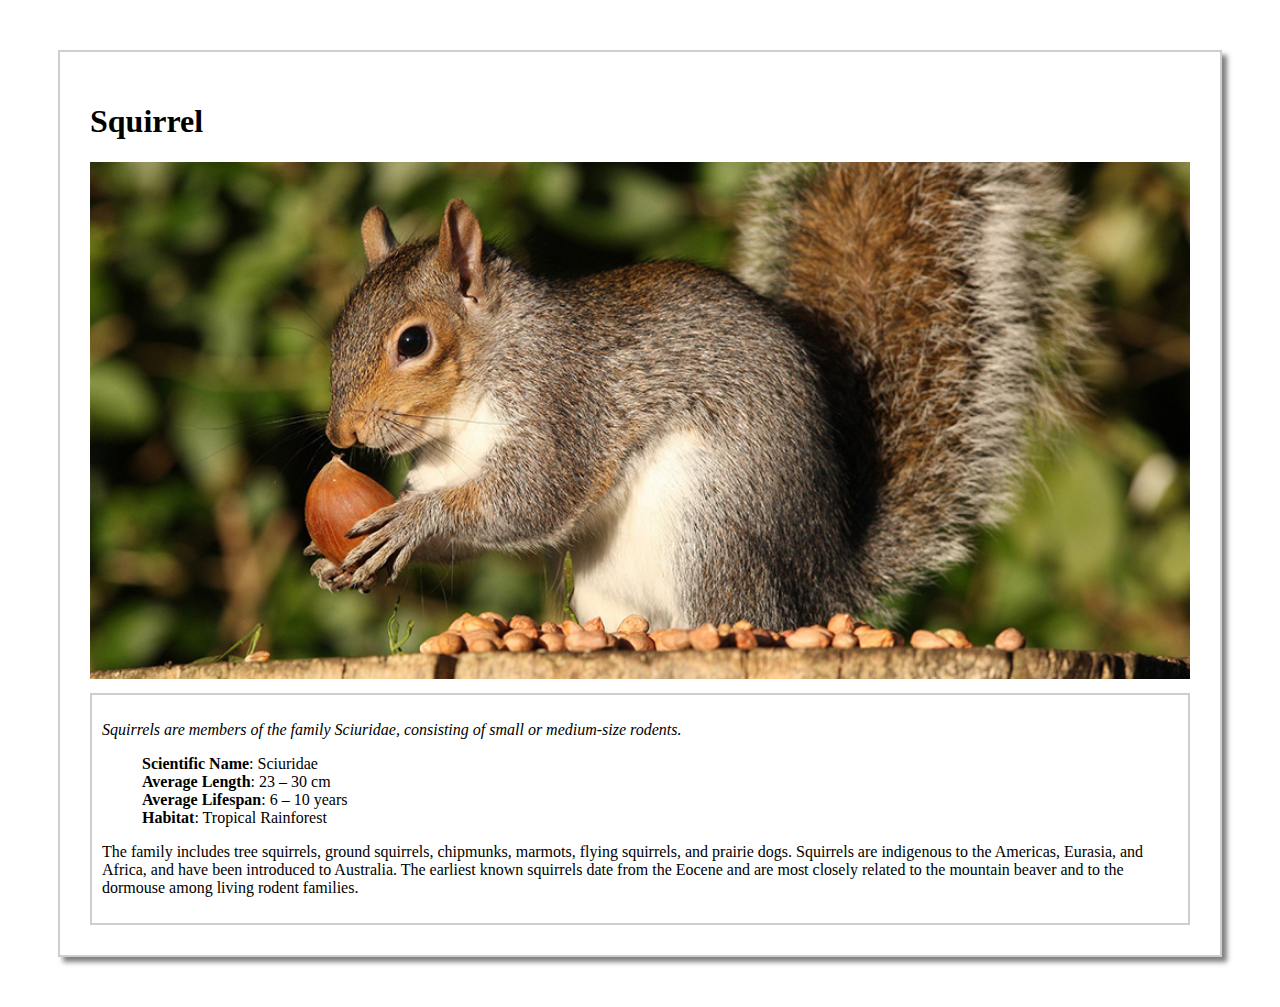
<file: front-end-web-developer-nanodegree/project-2/index.html>
<!DOCTYPE html>
<html>

<head>
    <meta charset="utf-8">
    <link href="styles.css" rel="stylesheet">
</head>

<body>
    <div class="card">
        <h1>Squirrel</h1>
        <img src="squirrel.jpg">
        <div class="info">
            <p>
                <em>Squirrels are members of the family Sciuridae, consisting of small or medium-size rodents. </em>
            </p>
            <ul>
                <li><span>Scientific Name</span>: Sciuridae</li>
                <li><span>Average Length</span>: 23 – 30 cm</li>
                <li><span>Average Lifespan</span>: 6 – 10 years</li>
                <li><span>Habitat</span>: Tropical Rainforest</li>
            </ul>
            <p>The family includes tree squirrels, ground squirrels, chipmunks, marmots, flying squirrels, and prairie
                dogs. Squirrels are indigenous to the Americas, Eurasia, and Africa, and have been introduced to
                Australia. The earliest known squirrels date from the Eocene and are most closely related to the
                mountain beaver and to the dormouse among living rodent families.</p>

        </div>
    </div>

</body>

</html>
</file>
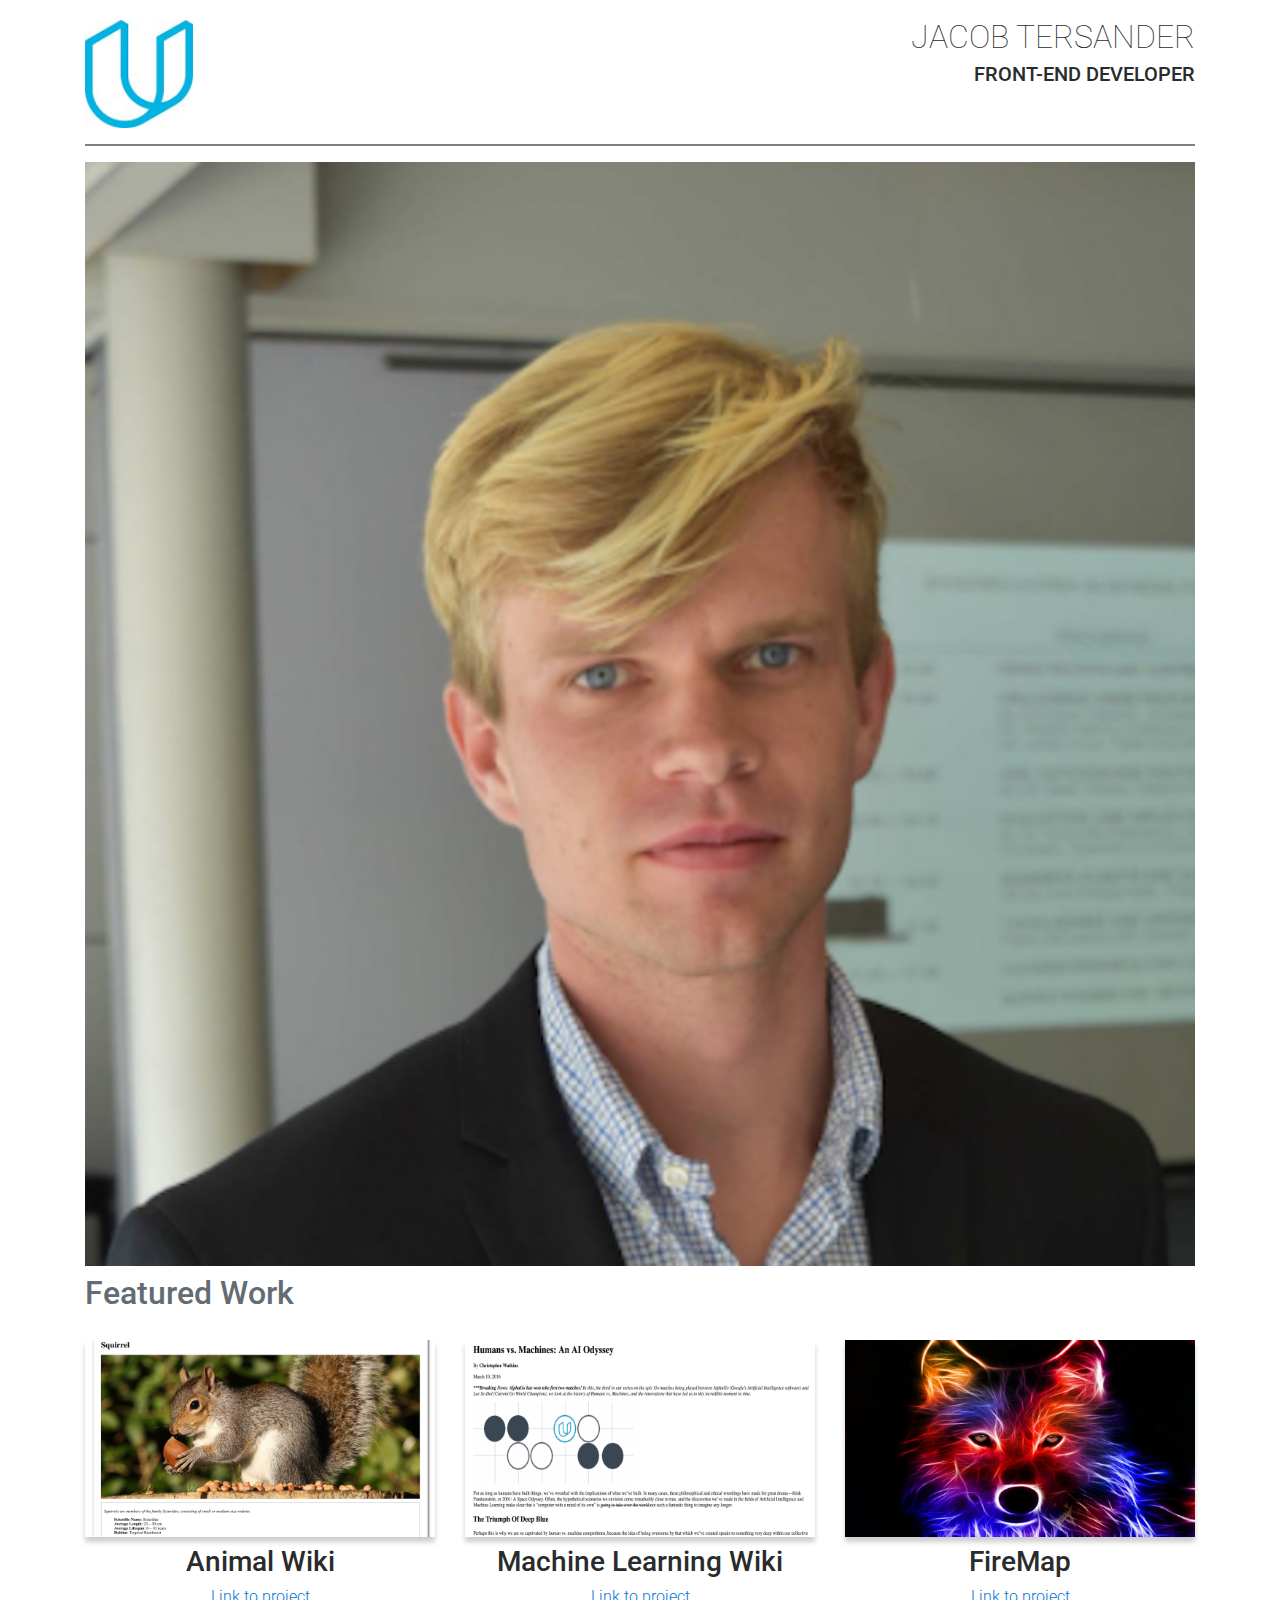
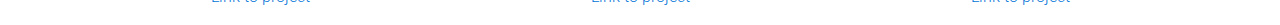
<file: front-end-web-developer-nanodegree/project-3/index.html>
<!DOCTYPE html>

<html>

<head>
    <meta charset="utf-8">
    <meta name="viewport" content="width=device-width, initial-scale=1.0">
    <title>Jacob Tersander</title>
    <link rel="stylesheet" href="css/bootstrap.min.css">
    <link rel="stylesheet" href="css/styles.css">
    <link href="https://fonts.googleapis.com/css?family=Roboto:400,400i,700&display=swap" rel="stylesheet">
</head>

<body>
    <div class="container">
        <div class="row header">

            <div class="col-md-6">
                <img class="img-responsive avatar" src="images/avatar.png">
            </div>

            <div class="col-md-6 text-right text-uppercase">
                <h1>Jacob Tersander</h1>
                <h5>Front-end Developer</h5>
            </div>
        </div>
        <div class="row">
            <div class="col-md-12">
                <hr>
            </div>
        </div>

        <div class="row">
            <div class="col-md-12">
                <img class="img-responsive profile" src="images/me.png">
            </div>
        </div>


        <div class="row featured-work">
            <div class="col-md-12">
                <h2 class="text-muted">Featured Work</h2>
            </div>
        </div>

        <div class="row text-center">

            <div class="col-md-4">
                <img class="img-responsive projects" src="images/animalWiki.png">
                <h3>Animal Wiki</h3>
                <p><a
                        href="https://github.com/Bartbob641/Courses/tree/master/front-end-web-developer-nanodegree/project-1">Link
                        to project</a></p>
            </div>

            <div class="col-md-4">
                <img class="img-responsive projects" src="images/machineLearningInfo.png">
                <h3>Machine Learning Wiki</h3>
                <p><a
                        href="https://github.com/Bartbob641/Courses/tree/master/front-end-web-developer-nanodegree/project-2">Link
                        to project</a></p>
            </div>

            <div class="col-md-4">
                <img class="img-responsive projects" src="images/wolf.jpeg">
                <h3>FireMap</h3>
                <p><a href="">Link to project</a></p>
            </div>
        </div>


    </div>

</body>

</html>
</file>
<file: front-end-web-developer-nanodegree/project-2/styles.css>
.card {
    border-style: solid;
    border-width: 2px;
    border-color: rgb(206,206,206); 
    margin: 50px;
    padding: 30px;
    box-shadow: 5px 5px 5px rgba(0,0,0,0.5);
}

.info {
    border-style: solid;
    border-width: 2px;
    border-color: rgb(206,206,206); 
    padding: 10px;
}

img {
    margin-block-end: 10px;
    width: 100%;
}

ul {
    list-style-type: none;
}

li span {
font-weight: bold;
}
</file>
<file: front-end-web-developer-nanodegree/project-3/css/styles.css>
body {
	font-family: 'Roboto', sans-serif;
	font-weight: 300;
}

hr {
	border-width: 2px;
	border-color: grey;
}

.avatar {
    margin-top: 20px;
    width: 20%;
}

.profile {
    overflow: hidden;
    width: 100%;
}

.projects {
    width: 100%;
	-webkit-box-shadow: 0px 5px 5px 0px rgba(0,0,0,0.2);
	-moz-	box-shadow: 0px 5px 5px 0px rgba(0,0,0,0.2);
			box-shadow: 0px 5px 5px 0px rgba(0,0,0,0.2);
}

h1 {
    margin-top: 20px;
    font-weight: 100;
    font-size: 2rem;
}

h3 {
    margin-block-start: 10px;
}

.text-muted {
    color: #bcbbbb;
    margin-block-start: 10px;
}

.featured-work {
	margin-left: -15px;
	margin-right: 15px;
	margin-bottom: 20px;
}
</file>
